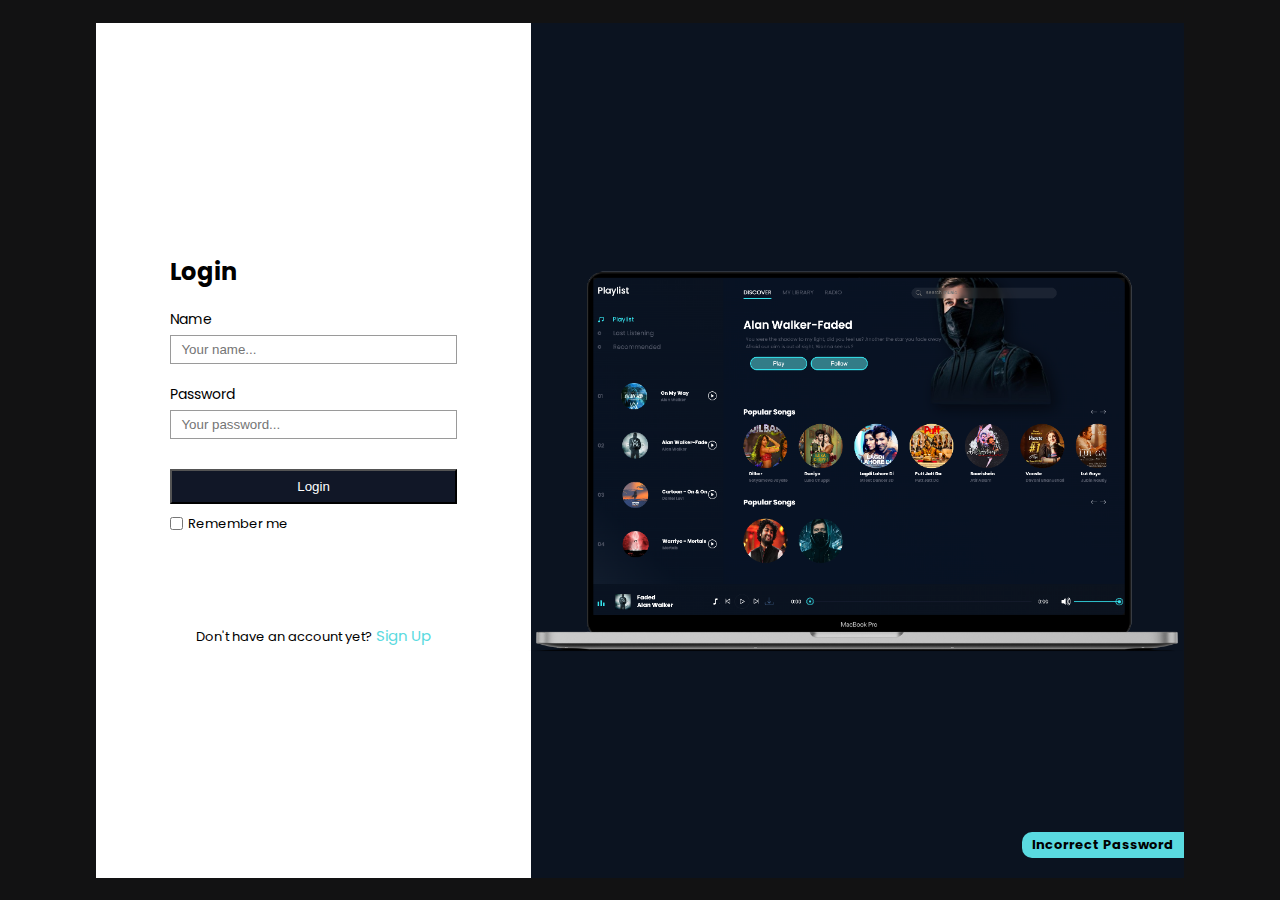
<file: login.html>
<!DOCTYPE html>
<html lang="en">
<head>
    <meta charset="UTF-8">
    <meta name="viewport" content="width=device-width, initial-scale=1.0">
    <title>Sound-Wave Login-page</title>
    <link rel="stylesheet" href="./login.css">
</head>
<body>
    <header>
        <div class="left_box1">
            <div class="content">
                <form method="post">
                    <h3>Login</h3>
                    <div class="card">
                        <label for="name">Name</label>
                        <input type="text" name="user_name" placeholder="Your name..." required>
                    </div>
                    <div class="card">
                        <label for="password">Password</label>
                        <input type="password" name="user_password" placeholder="Your password..." required>
                    </div>
                    <input type="submit" value="Login" class="submit">

                    <div class="check">
                        <input type="checkbox" name="" id=""><span>Remember me</span>
                    </div>
                    <p>Don't have an account yet? <a href="./signup.html">Sign Up</a></p>
                </form>
            </div>
        </div>
        <div class="right_box2">
            <img src="../mockuper.png" alt="">
            <h3>Incorrect Password</h3>
        </div>
    </header>
</body>
</html>
</file>
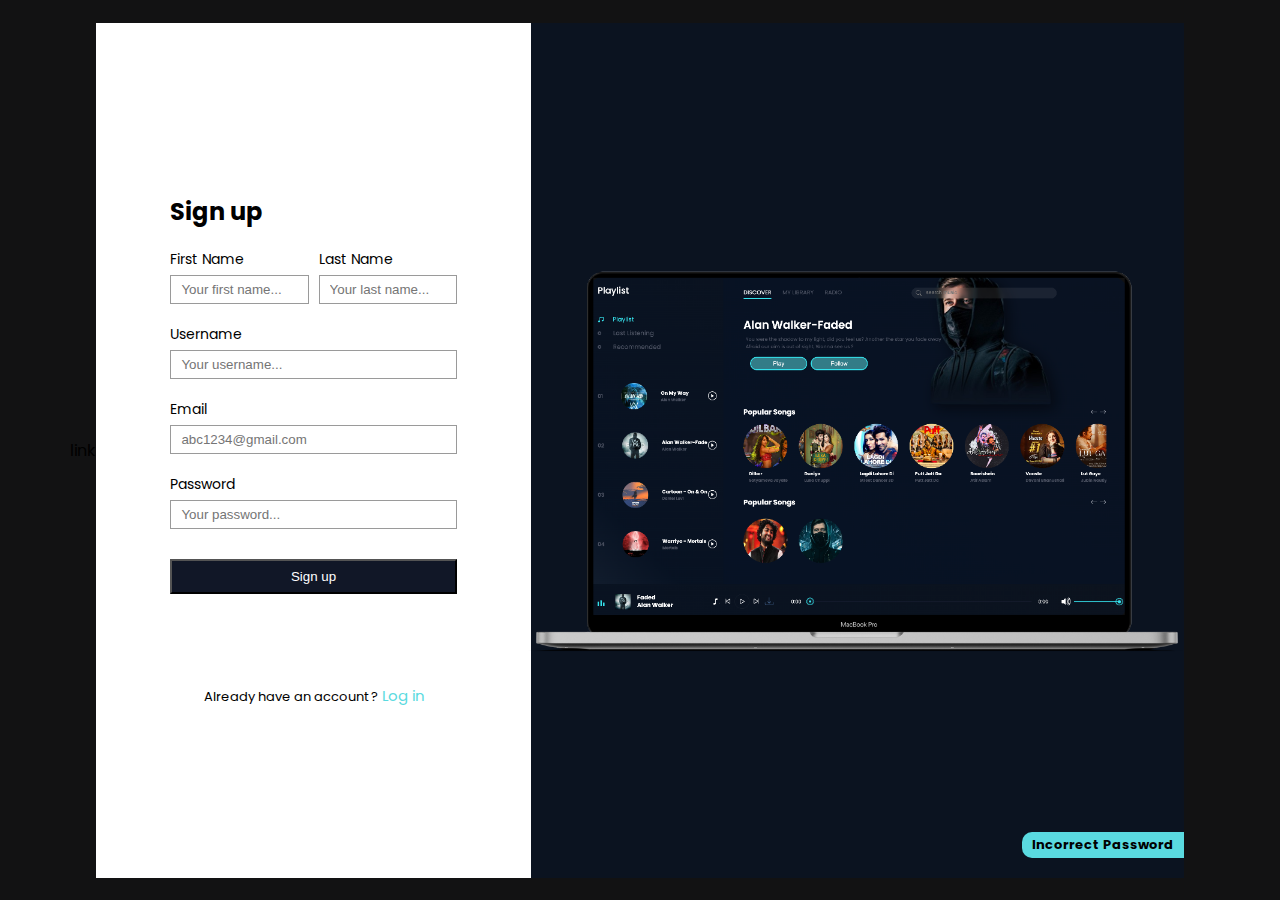
<file: signup.html>
<!DOCTYPE html>
<html lang="en">
<head>
    <meta charset="UTF-8">
    <meta name="viewport" content="width=device-width, initial-scale=1.0">
    <title>Sound-Wave Signup-page</title>
    <link rel="stylesheet" href="signup.css">
    link
</head>
<body>
    <header>
        <div class="left_box1">
            <div class="content">
                <form method="post">
                    <h3>Sign up</h3>
                    <div class="card name">
                        <div>
                            <label for="name">First Name</label>
                            <input type="text" name="first_name" placeholder="Your first name..." required>
                        </div>

                        <div>
                            <label for="name">Last Name</label>
                        <input type="text" name="last_name" placeholder="Your last name..." required>
                        </div>
                    </div>

                    <div class="card">
                        <label for="name">Username</label>
                        <input type="text" name="user_name" placeholder="Your username..." required>
                    </div>
                    <div class="card">
                        <label for="name">Email</label>
                        <input type="email" name="emal" placeholder="abc1234@gmail.com" required>
                    </div>
                    <div class="card">
                        <label for="password">Password</label>
                        <input type="password" name="user_password" placeholder="Your password..." required>
                    </div>
                    <input type="submit" value="Sign up" class="submit">

                    <!-- <div class="check">
                        <input type="checkbox" name="" id=""><span>Remember me</span>
                    </div> -->
                    <p>Already have an account ? <a href="./login.html">Log in</a></p>
                </form>
            </div>
        </div>
        <div class="right_box2">
            <img src="../mockuper.png" alt="">
            <h3>Incorrect Password</h3>
        </div>
    </header>
</body>
</html>
</file>
<file: login.css>
@import url('https://fonts.googleapis.com/css2?family=Poppins:ital,wght@0,100;0,200;0,300;0,400;0,500;0,600;0,700;0,800;0,900;1,100;1,200;1,300;1,400;1,500;1,600;1,700;1,800;1,900&display=swap');

*{
    padding: 0;
    margin: 0;
    box-sizing: border-box;
}

body{
    font-family:'Poppins', sans-serif;
    width: 100%;
    height: 100vh;
    background: #121213;

    display: grid;
    place-items: center;
}

header{
    width: 85%;
    height: 95%;
    /* border: 1px solid white; */

    display: flex;
    flex-wrap: wrap;
    overflow: hidden;
    position: relative;
}

header .left_box1, .right_box2 {
    position: relative;
    width: 60%;
    height: 100%;
    /* border: 1px solid white; */
    background: #0b1320;

    display: flex;
    align-items: center;
    justify-content: center;
}

header .left_box1 {
    width: 40%;
    background: white;
    box-sizing: 5px 0 2px #090f1f;
}

header .left_box1 .content {
    width: 75%;
    height: auto;
    /* border: 1px solid black; */
    padding: 25px 20px;
}
header .left_box1 .content h3{
    font-size: 1.5rem;
}


header .left_box1 .content .card {
    width: 100%;
    display: flex;
    align-items: flex-start;
    flex-direction: column;
    justify-content: center;
    margin-top: 20px;
}

header .left_box1 .content .card  label{
    font-size: 14px;
}
header .left_box1 .content .card  input{
    width: 100%;
    padding: 6px 10px;
    border: 1px solid rgb(154, 154,154);
    background: rgb(238,238,238,);
    margin-top: 5px;
}
header .left_box1 .content .submit{
    margin-top: 30px;
    padding: 8px 20px;
    color: #fff;
    background: #111727;
    width: 100%;
    cursor: pointer;

}

header .left_box1 .content .check{
    display: flex;
    align-items: center;
    margin-top: 10px;
}

header .left_box1 .content .check span{
    margin-left: 5px;
    font-size: 13px;
}
header .left_box1 .content p{
    margin-top: 90px;
    text-align: center;
    font-size: 13px;
}

header .left_box1 .content p a{
    font-size: 15px;
    text-decoration: none;
    cursor: pointer;
    color: #5adae0;
}

header .right_box2 img{
    width: 900px
}

header .right_box2 h3{
    position: absolute;
    background: #5adae0;
    color: black;
    right: 0;
    bottom: 20px;
    padding:3px 10px;
    border-radius: 10px 0px 0px 10px;
    font-size: 13px;
}
</file>
<file: signup.css>
@import url('https://fonts.googleapis.com/css2?family=Poppins:ital,wght@0,100;0,200;0,300;0,400;0,500;0,600;0,700;0,800;0,900;1,100;1,200;1,300;1,400;1,500;1,600;1,700;1,800;1,900&display=swap');

*{
    padding: 0;
    margin: 0;
    box-sizing: border-box;
}

body{
    font-family:'Poppins', sans-serif;
    width: 100%;
    height: 100vh;
    background: #121213;

    display: flex;
    justify-content: center;
    align-items: center;
    
}

header{
    width: 85%;
    height: 95%;
    /* border: 1px solid white; */

    display: flex;
    flex-wrap: wrap;
    overflow: hidden;
    position: relative;
    margin-right: 26px;
}

header .left_box1, .right_box2 {
    position: relative;
    width: 60%;
    height: 100%;
    /* border: 1px solid white; */
    background: #0b1320;

    display: flex;
    align-items: center;
    justify-content: center;
}

header .left_box1 {
    width: 40%;
    background: white;
    box-sizing: 5px 0 2px #090f1f;
}

header .left_box1 .content {
    width: 75%;
    height: auto;
    /* border: 1px solid black; */
    padding: 25px 20px;
}
header .left_box1 .content h3{
    font-size: 1.5rem;
}


header .left_box1 .content .card {
    width: 100%;
    display: flex;
    align-items: flex-start;
    flex-direction: column;
    justify-content: center;
    margin-top: 20px;
}

header .left_box1 .content .card  label{
    font-size: 14px;
}
header .left_box1 .content .card  input{
    width: 100%;
    padding: 6px 10px;
    border: 1px solid rgb(154, 154,154);
    background: rgb(238,238,238,);
    margin-top: 5px;
}
header .left_box1 .content .submit{
    margin-top: 30px;
    padding: 8px 20px;
    color: #fff;
    background: #111727;
    width: 100%;
    cursor: pointer;

}

header .left_box1 .content .check{
    display: flex;
    align-items: center;
    margin-top: 10px;
}

header .left_box1 .content .check span{
    margin-left: 5px;
    font-size: 13px;
}
header .left_box1 .content p{
    margin-top: 90px;
    text-align: center;
    font-size: 13px;
}

header .left_box1 .content p a{
    font-size: 15px;
    text-decoration: none;
    cursor: pointer;
    color: #5adae0;
}

header .right_box2 img{
    width: 900px
}

header .right_box2 h3{
    position: absolute;
    background: #5adae0;
    color: black;
    right: 0;
    bottom: 20px;
    padding:3px 10px;
    border-radius: 10px 0px 0px 10px;
    font-size: 13px;
}

header .left_box1 .content .name{
    display: flex;
    flex-direction: row;
    gap: 10px;
}

header .left_box1 .content .name div{
    display: flex;
    flex-direction: column;
    align-items: flex-start;
    justify-content: center;
}
</file>
